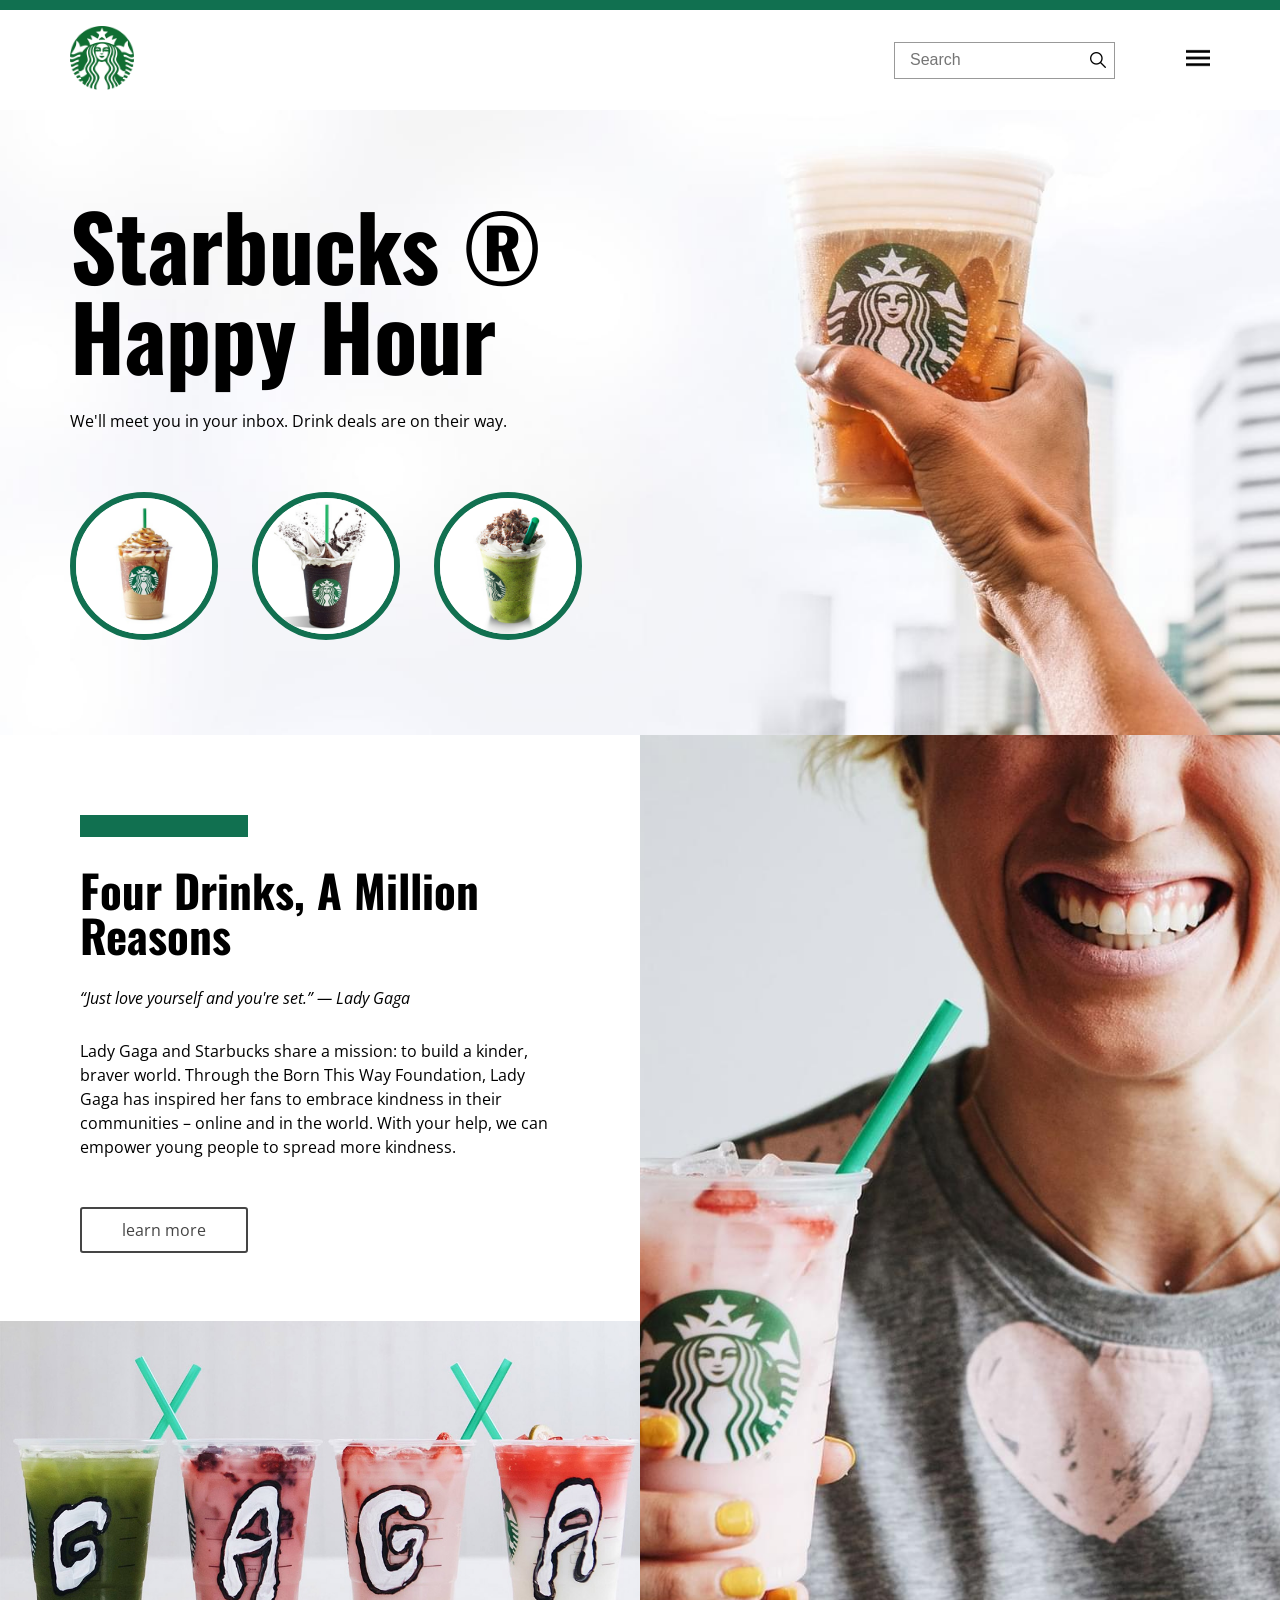
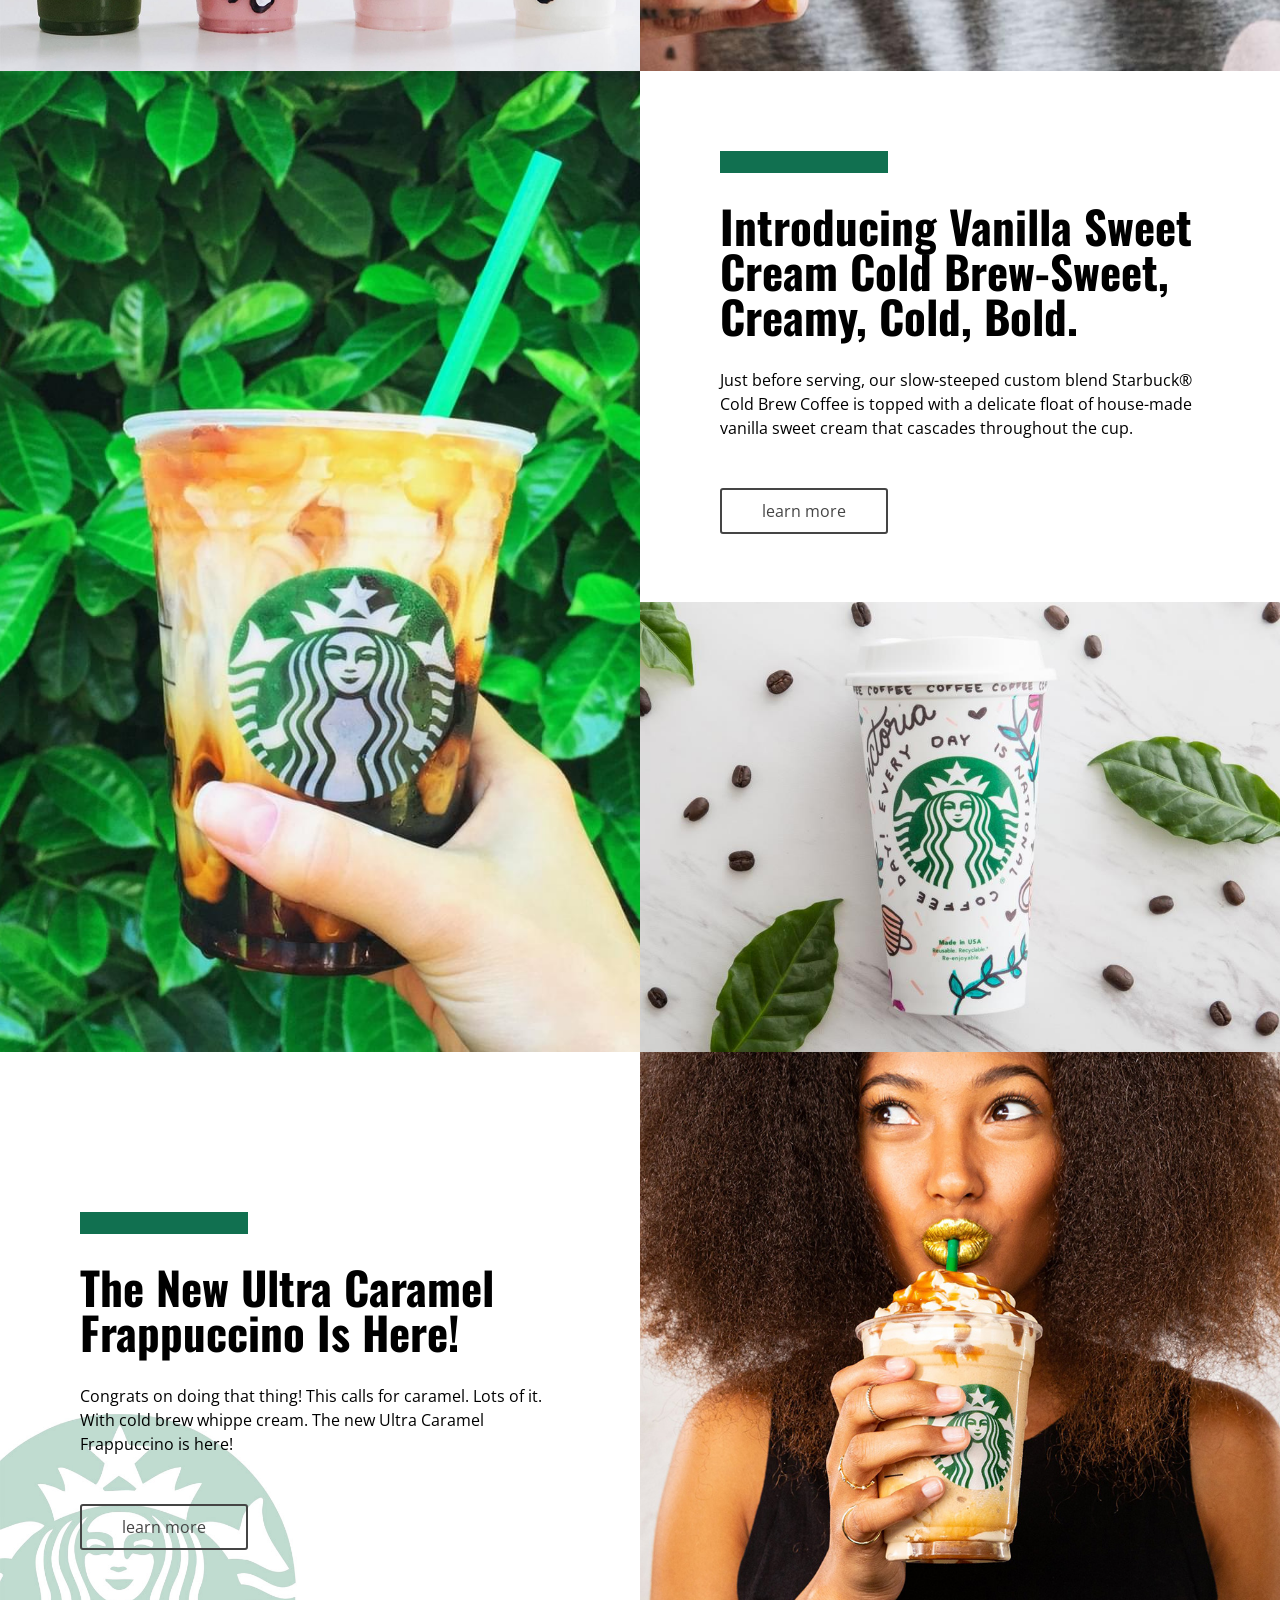
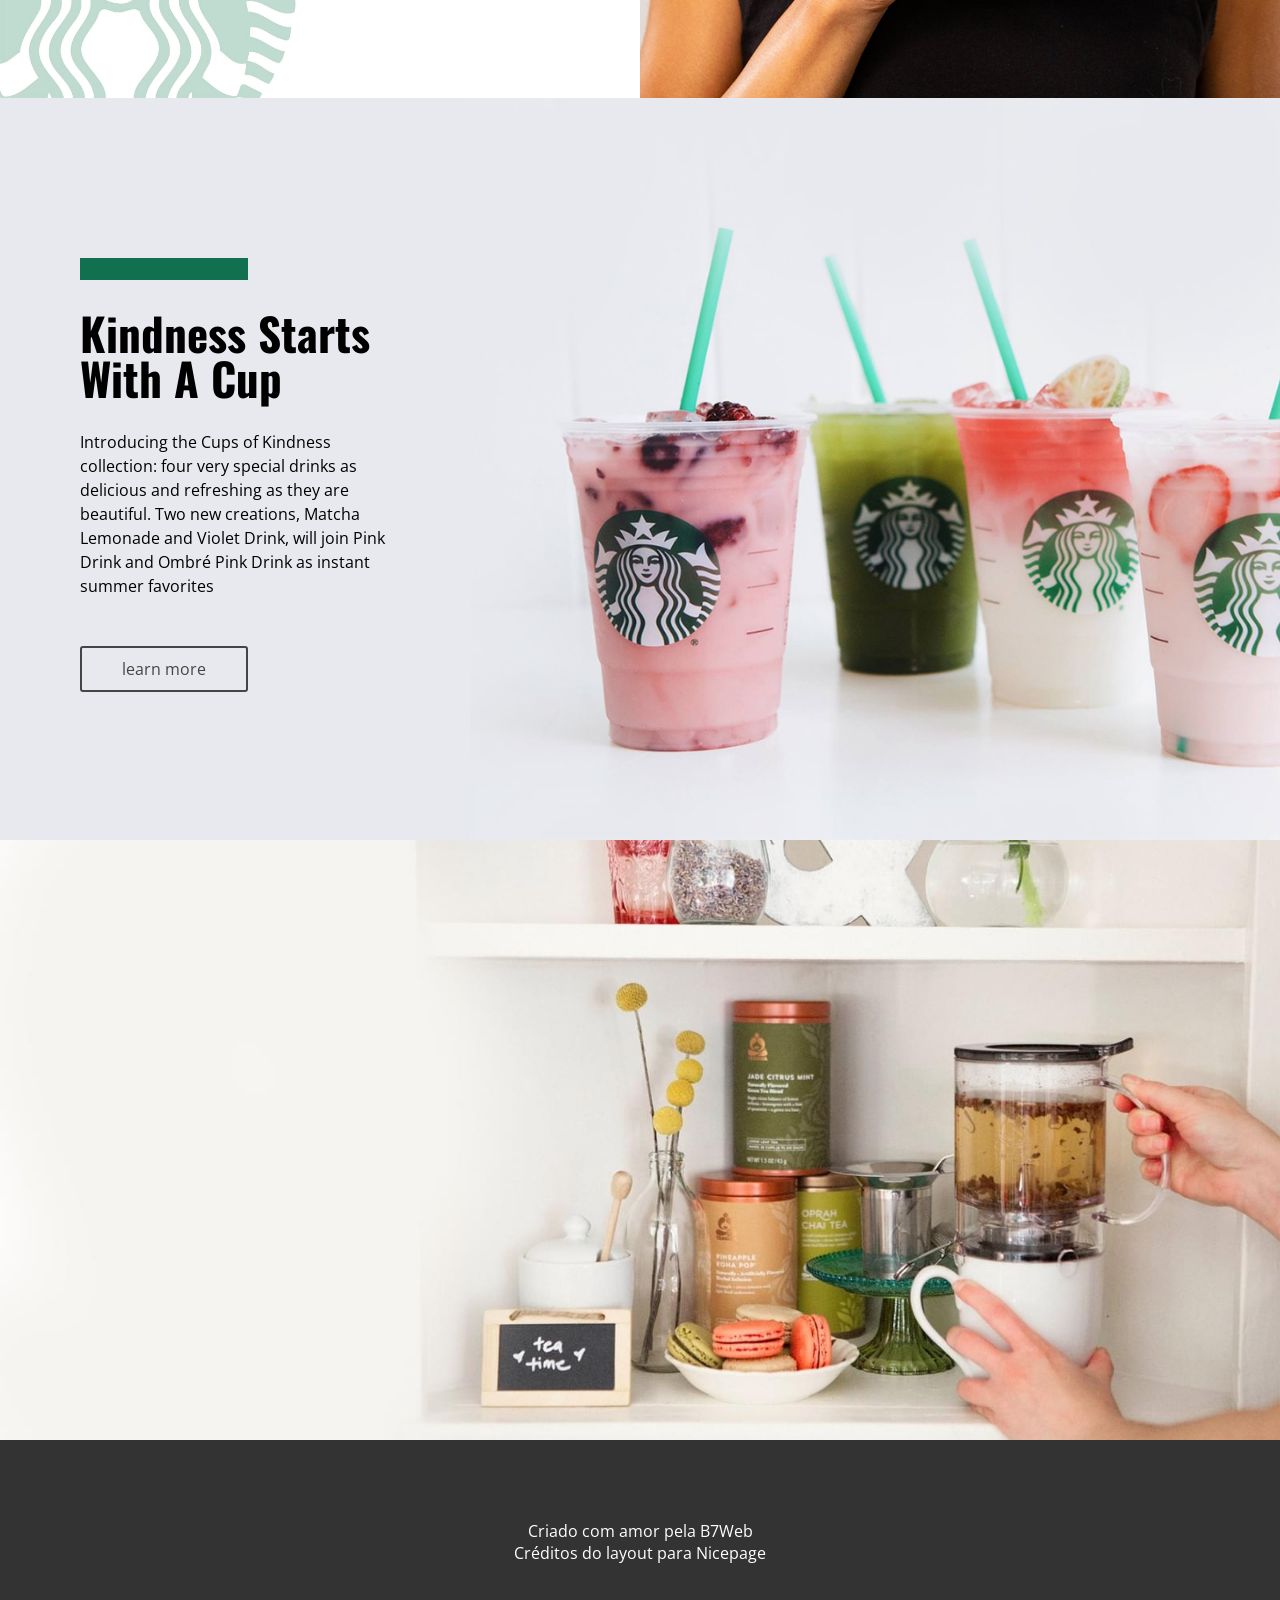
<file: index.html>
<!DOCTYPE html>
<html>
<head>

    <meta charset="UTF-8" />
    <meta name="viewport" content="width=device-width, initial-scale=1.0" />

    <link rel="stylesheet" type="text/css" href="assets/css/template.css" />

    <title>Starbucks</title>

</head>
<body>

    <header class="header">
        <div class="header__bar"></div>
        <div class="header__container container">
            <div class="header__logo-area">
                <a href=""><img class="header__logo" src="assets/images/logo.png" alt="Logo" /></a>
            </div>
            <div class="header__search-menu-area">
                <form class="header__search-form">
                    <input class="header__search-input" type="text" name="search" placeholder="Search" />
                    <button class="header__search-button" type="submit">
                        <img class="header__search-icon" src="assets/images/loupe.png" alt="Search" />
                    </button>
                </form>
                <div class="header__menu">
                    <img class="header__menu-icon" src="assets/images/menu.png" alt="Menu" />
                </div>
            </div>
        </div>
    </header>

    <section class="banner">
        <div class="container">
            <h1 class="banner__h1 h1">
                Starbucks &reg; <br />
                Happy Hour
            </h1>
            <span>We'll meet you in your inbox. Drink deals are on their way.</span>
            <div class="banner__image-area">
                <img class="banner__image" src="assets/images/c1.jpg" alt="Copo" />
                <img class="banner__image" src="assets/images/c2.jpg" alt="Copo" />
                <img class="banner__image" src="assets/images/c3.jpg" alt="Copo" />
            </div>
        </div>
    </section>

    <section class="area1">
        <div class="area1__content">
            <div class="bar"></div>
            <h2 class="area1__h2 h2">Four Drinks, A Million Reasons</h2>
            <span class="area1__quote">&ldquo;Just love yourself and you're set.&rdquo; &mdash; Lady Gaga</span>
            <p class="p">Lady Gaga and Starbucks share a mission: to build a kinder, braver world. Through the Born This Way Foundation, Lady Gaga has inspired her fans to embrace kindness in their communities &ndash; online and in the world. With your help, we can empower young people to spread more kindness.</p>
            <a class="button" href="">learn more</a>
        </div>
        <div class="area1__background1"></div>
        <div class="area1__background2"></div>
    </section>

    <section class="area2">
        <div class="area2__content">
            <div class="bar"></div>
            <h2 class="area2__h2 h2">Introducing Vanilla Sweet Cream Cold Brew-Sweet, Creamy, Cold, Bold.</h2>
            <p class="p">Just before serving, our slow-steeped custom blend Starbuck&reg; Cold Brew Coffee is topped with a delicate float of house-made vanilla sweet cream that cascades throughout the cup.</p>
            <a class="button" href="">learn more</a>
        </div>
        <div class="area2__background1"></div>
        <div class="area2__background2"></div>
    </section>

    <section class="area3">
        <div class="area3__content">
            <div class="bar"></div>
            <h2 class="area3__h2 h2">The New Ultra Caramel Frappuccino Is Here!</h2>
            <p class="p">Congrats on doing that thing! This calls for caramel. Lots of it. With cold brew whippe cream. The new Ultra Caramel Frappuccino is here!</p>
            <a class="button" href="">learn more</a>
        </div>
        <div class="area3__background"></div>
    </section>

    <section class="area4">
        <div class="area4__content">
            <div class="bar"></div>
            <h2 class="area4__h2 h2">Kindness Starts With A Cup</h2>
            <p class="p">Introducing the Cups of Kindness collection: four very special drinks as delicious and refreshing as they are beautiful. Two new creations, Matcha Lemonade and Violet Drink, will join Pink Drink and Ombré Pink Drink as instant summer favorites</p>
            <a class="button" href="">learn more</a>
        </div>
        <div class="area4__background"></div>
    </section>

    <section class="area5"></section>

    <footer class="footer">
        <span>Criado com amor pela B7Web</span> <br />
        <span>Créditos do layout para Nicepage</span>
    </footer>

</body>
</html>
</file>
<file: assets/css/template.css>
@import url('https://fonts.googleapis.com/css2?family=Open+Sans:ital@0;1&family=Oswald:wght@700&display=swap');

:root {
    --bg-primary: #117050;
}

/* * & BODY */
* {
    box-sizing: border-box;
    margin: 0;
    padding: 0;
}

body {
    font-family: 'Open Sans', sans-serif;
}

/* HEADER */
.header__bar {
    height: 10px;
    background-color: var(--bg-primary);
}

.header__container {
    display: flex;
    justify-content: space-between;
    align-items: center;
    height: 100px;
}

.header__logo {
    width: 64px;
    height: 64px;
}

.header__search-menu-area {
    display: flex;
    align-items: center;
}

.header__search-form {
    display: flex;
}

.header__search-input {
    width: 100%;
    max-width: 250px;
    padding-left: 15px;
    padding-right: 35px;
    padding-top: 10px;
    padding-bottom: 10px;
    border: 1px solid #999;
    outline: 0;
}
.header__search-input::placeholder {
    font-size: 16px;
}

.header__search-button {
    display: flex;
    justify-content: center;
    align-items: center;
    margin-left: -35px;
    padding-left: 10px;
    padding-right: 10px;
    border: none;
    cursor: pointer;
    background-color: transparent;
}

.header__search-icon {
    width: 16px;
    height: 16px;
}

.header__menu {
    margin-left: 70px;
}

.header__menu-icon {
    width: 24px;
    height: 24px;
    cursor: pointer;
}

/* BANNER */
.banner {
    padding-top: 90px;
    padding-bottom: 90px;
    background-image: url('../images/bg.jpg');
    background-position: center;
    background-size: cover;
}

.banner__h1 {
    margin-bottom: 30px;
}

.banner__image-area {
    margin-top: 60px;
}

.banner__image {
    width: 148px;
    height: 148px;
    margin-right: 30px;
    border: 6px solid var(--bg-primary);
    border-radius: 50%;
}

/* AREA1 */
.area1 {
    display: grid;
    grid-template-columns: repeat(2, 1fr);
}

.area1__content {
    padding: 80px;
}

.area1__h2 {
    margin-top: 30px;
    margin-bottom: 30px;
}

.area1__quote {
    font-style: italic;
}

.area1__background1 {
    height: 350px;
    background-image: url('../images/f2.jpg');
    background-position: center;
    background-size: cover;
}

.area1__background2 {
    grid-row: 1 / span 2;
    grid-column: 2 / span 1;
    background-image: url('../images/f1.jpg');
    background-position: center;
    background-size: cover;
}

/* AREA2 */
.area2 {
    display: grid;
    grid-template-columns: repeat(2, 1fr);
}

.area2__content {
    padding: 80px;
}

.area2__h2 {
    margin-top: 30px;
}

.area2__background1 {
    height: 450px;
    background-image: url('../images/f4.jpg');
    background-position: center;
    background-size: cover;
}

.area2__background2 {
    grid-row: 1 / span 2;
    grid-column: 1 / span 1;
    background-image: url('../images/f3.jpg');
    background-position: center;
    background-size: cover;
}

/* AREA3 */
.area3 {
    display: grid;
    grid-template-columns: repeat(2, 1fr);
}

.area3__content {
    padding: 160px 80px;
    background-image: url('../images/bg2.jpg');
    background-position: left;
    background-size: cover;
}

.area3__h2 {
    margin-top: 30px;
}

.area3__background {
    background-image: url('../images/f5.jpg');
    background-position: center;
    background-size: cover;
}

/* AREA4 */
.area4 {
    display: grid;
    grid-template-columns: 470px 1fr;
    background-color: #E8E9EE;
}

.area4__content {
    padding: 160px 80px;
}

.area4__h2 {
    margin-top: 30px;
}

.area4__background {
    background-image: url('../images/bg3.jpg');
    background-position: left;
    background-size: cover;
}

/* AREA5 */
.area5 {
    height: 600px;
    background-image: url('../images/bg4.jpg');
    background-position: center;
    background-size: cover;
}

/* FOOTER */
.footer {
    padding-top: 80px;
    padding-bottom: 80px;
    text-align: center;
    background-color: #333;
    color: #FFF;
}

/* CONTAINER, H1, H2, P, BAR, BUTTON */
.container {
    width: 100%;
    max-width: 1140px;
    margin: auto;
}

.h1 {
    line-height: 90px;
    font-family: 'Oswald', sans-serif;
    font-size: 90px;
    font-weight: bold;
}

.h2 {
    line-height: 45px;
    font-family: 'Oswald', sans-serif;
    font-size: 45px;
    font-weight: bold;
}

.p {
    margin-top: 30px;
    margin-bottom: 60px;
    line-height: 24px;
}

.bar {
    width: 168px;
    height: 22px;
    background-color: var(--bg-primary);
}

.button {
    padding: 10px 40px;
    border: 2px solid #454545;
    border-radius: 3px;
    text-decoration: none;
    color: #454545;
}
.button:hover {
    background-color: #454545;
    color: #FFF;
}

/* MEDIA */
@media (max-width: 1099px) {

    /* CONTAINER */
    .container {
        padding-left: 20px;
        padding-right: 20px;
    }

}

@media (max-width: 843px) {

    /* AREA1 */
    .area1 {
        grid-template-columns: 3fr 2fr;
    }

    /* AREA2 */
    .area2 {
        grid-template-columns: 2fr 3fr;
    }

    /* AREA3 */
    .area3 {
        grid-template-columns: 3fr 2fr;
    }

}

@media (max-width: 500px) {

    /* HEADER */
    .header__search-input {
        max-width: 180px;
    }

    .header__menu {
        margin-left: 35px;
    }

    /* BANNER */
    .banner__image {
        width: 80px;
        height: 80px;
        margin-right: 10px;
        border-width: 3px;
    }

    /* AREA1 */
    .area1 {
        grid-template-columns: 1fr;
    }

    .area1__content {
        padding-left: 20px;
        padding-right: 20px;
    }

    /* AREA2 */
    .area2 {
        grid-template-columns: 1fr;
    }

    .area2__content {
        padding-left: 20px;
        padding-right: 20px;
    }

    /* AREA3 */
    .area3 {
        grid-template-columns: 1fr;
    }

    .area3__content {
        padding: 80px 20px;
    }

    /* AREA4 */
    .area4 {
        grid-template-columns: 1fr;
    }

    .area4__content {
        padding: 80px 20px;
    }

    /* AREA5 */
    .area5 {
        height: 200px;
    }

    /* FOOTER */
    .footer {
        padding-top: 40px;
        padding-bottom: 40px;
    }

    /* CONTAINER, H1, H2 */
    .container {
        padding-left: 20px;
        padding-right: 20px;
    }

    .h1 {
        line-height: 45px;
        font-size: 45px;
    }

    .h2 {
        line-height: 22.5px;
        font-size: 22.5px;
    }

}
</file>
